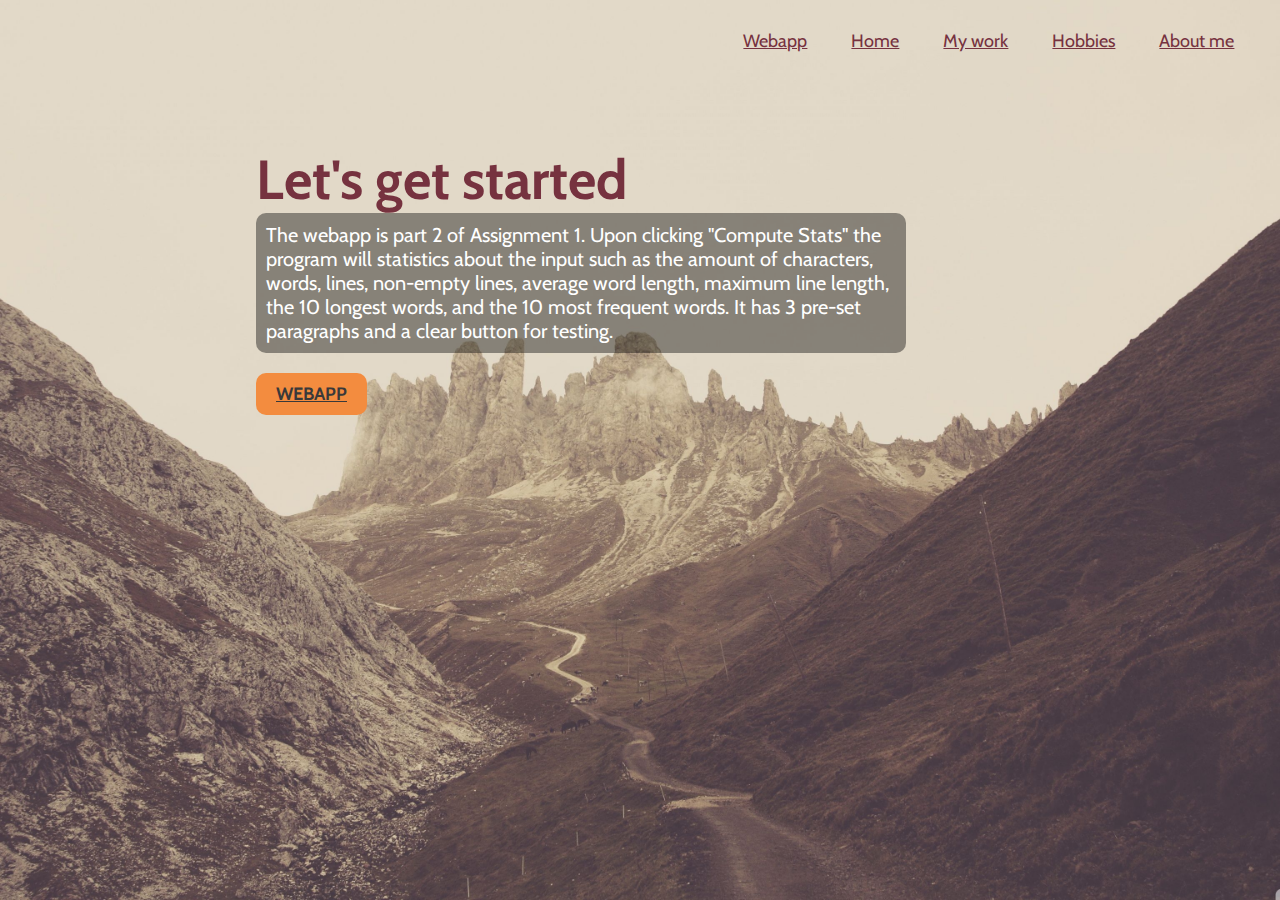
<file: index.html>
<!DOCTYPE html>
<html lang="en" class="landing-bg">
<head>
    <title>SENG513_A1</title>
    <meta charset="UTF-8">
    <meta http-equiv="X-UA-Compatible" content="IE=edge">
    <meta name="viewport" content="width=device-width, initial-scale=1.0">
    <link rel="stylesheet" href="css\syling.css">
    <link rel="preconnect" href="https://fonts.googleapis.com">
    <link rel="preconnect" href="https://fonts.gstatic.com" crossorigin>
    <link href="https://fonts.googleapis.com/css2?family=Cabin:ital,wght@1,400;1,700&family=Catamaran:wght@100&family=Comforter&family=Noto+Sans+SC:wght@100&family=Quicksand:wght@300;400;600&family=Syne+Tactile&family=Zen+Kurenaido&display=swap" rel="stylesheet">
    
</head>
<body>
    <header>
        <nav>
            <ul class="navbar_content">
                <li><a href="app.html">Webapp</a></li>
                <li><a href="index.html">Home</a></li>
                <li><a href="work.html">My work</a></li>
                <li><a href="hobbies.html">Hobbies</a></li>
                <li><a href="about.html">About me</a></li>

            </ul>
        </nav>
    </header>
    <main>
        <div class="content-home" >
            <h2>
                Let's get started
            </h2>
            <p class="index-p">
                The webapp is part 2 of Assignment 1. Upon clicking "Compute Stats" the program will statistics about the input such as the amount 
                of characters, words, lines, non-empty lines, average word length, maximum line length, the 10 longest words, and the 10 most frequent
                words. It has 3 pre-set paragraphs and a clear button for testing.

            </p>
            <a href="app.html" class="app_butt"> Webapp</a>            

        </div>

    </main>
</body>
</html>
</file>
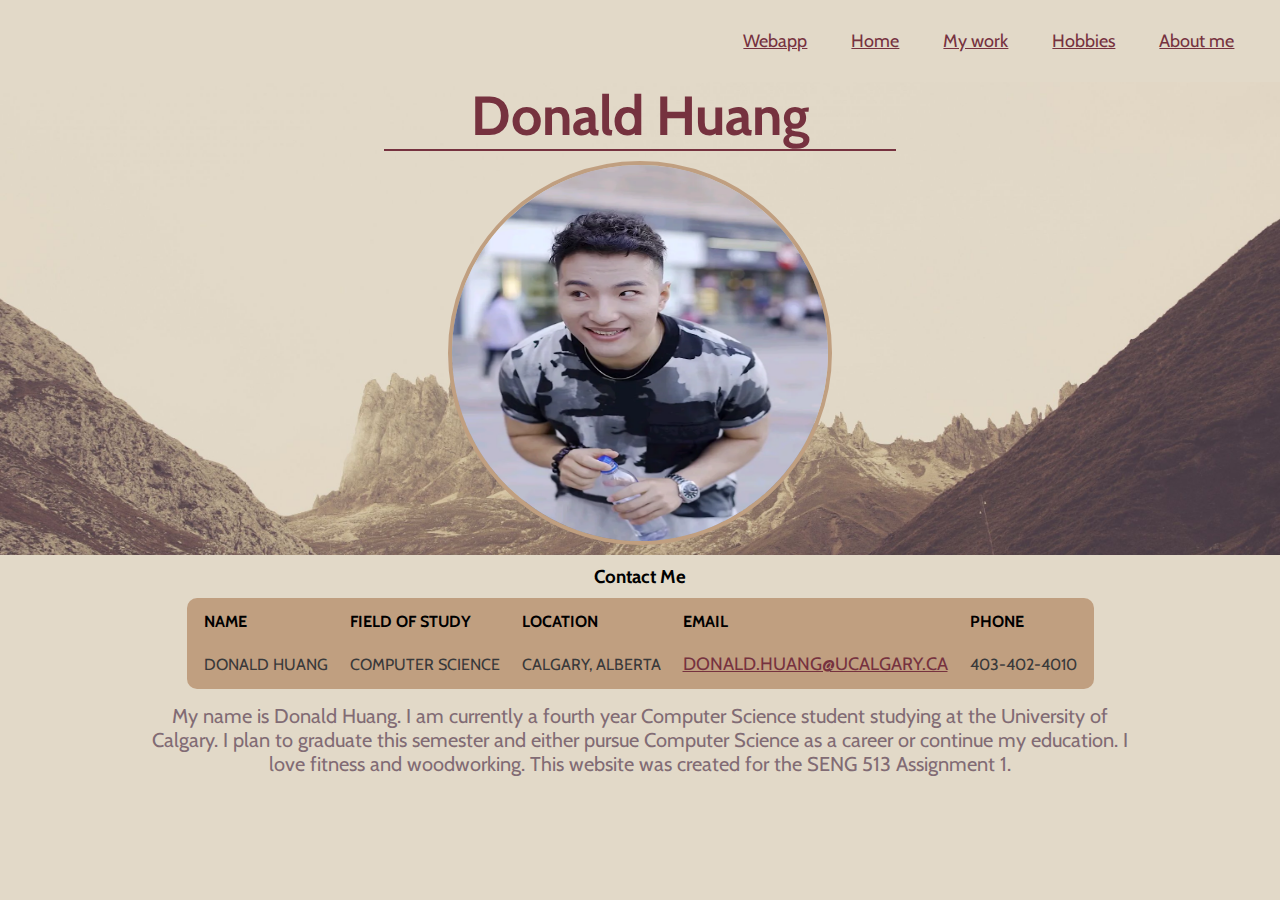
<file: about.html>
<!DOCTYPE html>
<html lang="en">
<head>
    <title>SENG513_A1</title>
    <meta charset="UTF-8">
    <meta http-equiv="X-UA-Compatible" content="IE=edge">
    <meta name="viewport" content="width=device-width, initial-scale=1.0">
    <link rel="stylesheet" href="css\syling.css">
    <link rel="preconnect" href="https://fonts.googleapis.com">
    <link rel="preconnect" href="https://fonts.gstatic.com" crossorigin>
    <link href="https://fonts.googleapis.com/css2?family=Cabin:ital,wght@1,400;1,700&family=Catamaran:wght@100&family=Comforter&family=Noto+Sans+SC:wght@100&family=Quicksand:wght@300;400;600&family=Syne+Tactile&family=Zen+Kurenaido&display=swap" rel="stylesheet">
    
</head>
<body>
    <header>
        <nav>
            <ul class="navbar_content">
                <li><a href="app.html">Webapp</a></li>
                <li><a href="index.html">Home</a></li>
                <li><a href="work.html">My work</a></li>
                <li><a href="hobbies.html">Hobbies</a></li>
                <li><a href="about.html">About me</a></li>
            </ul>
        </nav>
    </header>
    <main class="landing-bg">
        <div class="test">
            <h2 class = title-about>
                Donald Huang
            </h2>
            <img src="images\hs.png" class="headshot" />
        </div>
    </main>
    <h3 class="contact-contact">Contact Me </h3>
    <div class ="about-table">
        <span>
            <table class="inner-table">
                <thead>
                    <tr>
                        <th>Name</th>
                        <th>Field of Study</th>
                        <th>Location</th>
                        <th>Email</th>
                        <th>Phone</th>
                    </tr>
                </thead>
                <tbody>
                    <tr>
                        <td>Donald Huang</td>
                        <td>Computer Science</td>
                        <td>Calgary, Alberta</td>
                        <td><a href="mailto:donald.huang@ucalgary.ca"> donald.huang@ucalgary.ca</a></td>
                        <td>403-402-4010</td>
                    </tr>
                </tbody>

            </table>
        </span>
    </div>
    <div class="about-content">
        <p class="about-p">
            My name is Donald Huang. I am currently a fourth year Computer Science student studying at the University of Calgary. I plan to graduate this 
            semester and either pursue Computer Science as a career or continue my education. I love 
            fitness and woodworking. This website was created for the SENG 513 Assignment 1.
    
        </p>
    </div>


</body>
</html>
</file>
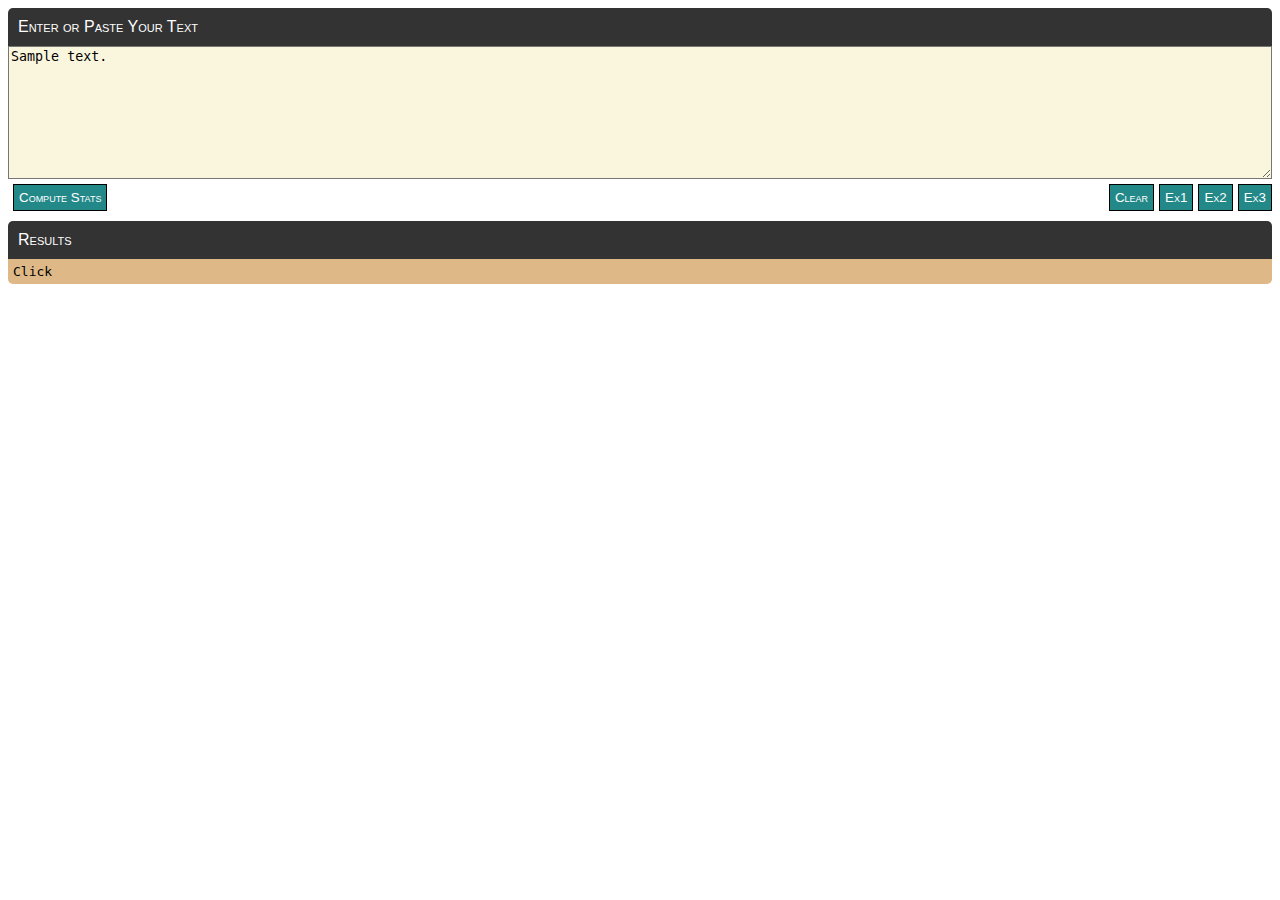
<file: app.html>
<!--                               

    Code credits: this code was written by Dr. Pavol Federl for the SENG 513 course at the UofC
    https://codepen.io/pfederl/pen/JEMKwB 

-->

<html>

    <head>
    <meta name="viewport" content="width=device-width, initial-scale=1">
    <link rel="stylesheet" href="css/style.css">

    <title>SENG513W17 Assignment 2</title>

</head>

<body>
    <div id="wrapper">
        <div id="form">
            <div class="header">Enter or Paste Your Text</div>
            <textarea id="txtarea">Sample text.</textarea>
            <div class="buttons">
                <button id="button-submit" title="Compute stats">Compute Stats</button>
                <div class="hspacer"></div>
                <button id="button-clear" title="Clear text">Clear</button>
                <button id="button-ex1" title="Lorem ipsum">Ex1</button>
                <button id="button-ex2" title="Basic example">Ex2</button>
                <button id="button-ex3" title="Nasty example">Ex3</button>
            </div>
            <div class="header">Results</div>
            <pre id="results">Your results will appear here.</pre>
        </div>

    </div>

    <script>
        (function () {

            let entityMap = {
                '&': '&amp;',
                '<': '&lt;',
                '>': '&gt;',
                '"': '&quot;',
                "'": '&#39;',
                '/': '&#x2F;',
                '`': '&#x60;',
                '=': '&#x3D;'
            };

            function escapeHtml(string) {
                return String(string).replace(/[&<>"'`=\/]/g, function (s) {
                    return entityMap[s];
                });
            }

            function onload() {
                let resultsDiv = document.getElementById('results');
                resultsDiv.innerHTML = "Click";
                let txtArea = document.getElementById('txtarea');

                document.getElementById("button-submit").onclick = function () {
                    res = getStats(txtArea.value);
                    res = JSON.stringify(res, null, 4);
                    res = escapeHtml(res);
                    resultsDiv.innerHTML = res;
                }

                document.getElementById("button-clear").onclick = function () {
                    txtArea.value = "";
                    txtArea.focus();
                    return false;
                }

                document.getElementById("button-ex1").onclick = function () {
                    txtArea.value = "Lorem ipsum dolor sit amet, consectetur adipiscing elit.\n" +
                        "Vivamus pharetra dolor mi. Etiam laoreet bibendum quam ut cursus.\n" +
                        "Pellentesque in efficitur purus, nec molestie sapien. Duis interdum\n" +
                        "orci quis turpis auctor molestie. Cum sociis natoque penatibus et magnis\n" +
                        "dis parturient montes, nascetur ridiculus mus. Nullam tristique vulputate\n" +
                        "cursus. Sed vulputate ex ac ex congue, sit amet iaculis massa pretium.\n";
                }

                document.getElementById("button-ex3").onclick = function () {
                    txtArea.value = "" +
                        "   This is a tough example, you have been warned.    \n" +
                        "           \t       \n" +
                        "The line above is empty!\n" +
                        "            Here are some palindromes: Anna, kayak and racecar. " +
                        "Here are 3 more palindromes: Madam+civiC+noon:-)\n\n" +
                        "    Numeric palindromes are also possible: 1234321 is one of them...\n" +
                        "        Make  sure you handle  spaces  properly         .   !!!\n" +
                        "\n" +
                        "        Do you like long words? Antidisestablishmentarianism is a pretty famous one.\n" +
                        "        So is this one: \"xxxxxxxxxxxxxxxxxxxxxxxxxxxx\" and it is also a palindrome." +
                        " It is as long as Antidisestablishmentarianism.\n" +
                        "\n        Yup, that's a word using our definition.\n" +
                        "\n" +
                        "    I am inserting some palindromes\n" +
                        "\n" +
                        "wow, this is a nasty example, isn't it?\n" +
                        "Let's add one last line, this one does not have \\n";

                }

                document.getElementById("button-ex2").onclick = function () {
                    txtArea.value = "word1 word22 word333 word4444 word55555 word4444 word333 word22 word1";
                }


            }

            window.onload = onload();

        })();
    </script>
    <script src="javascript/logic.js"></script>

</body>

</html>
</file>
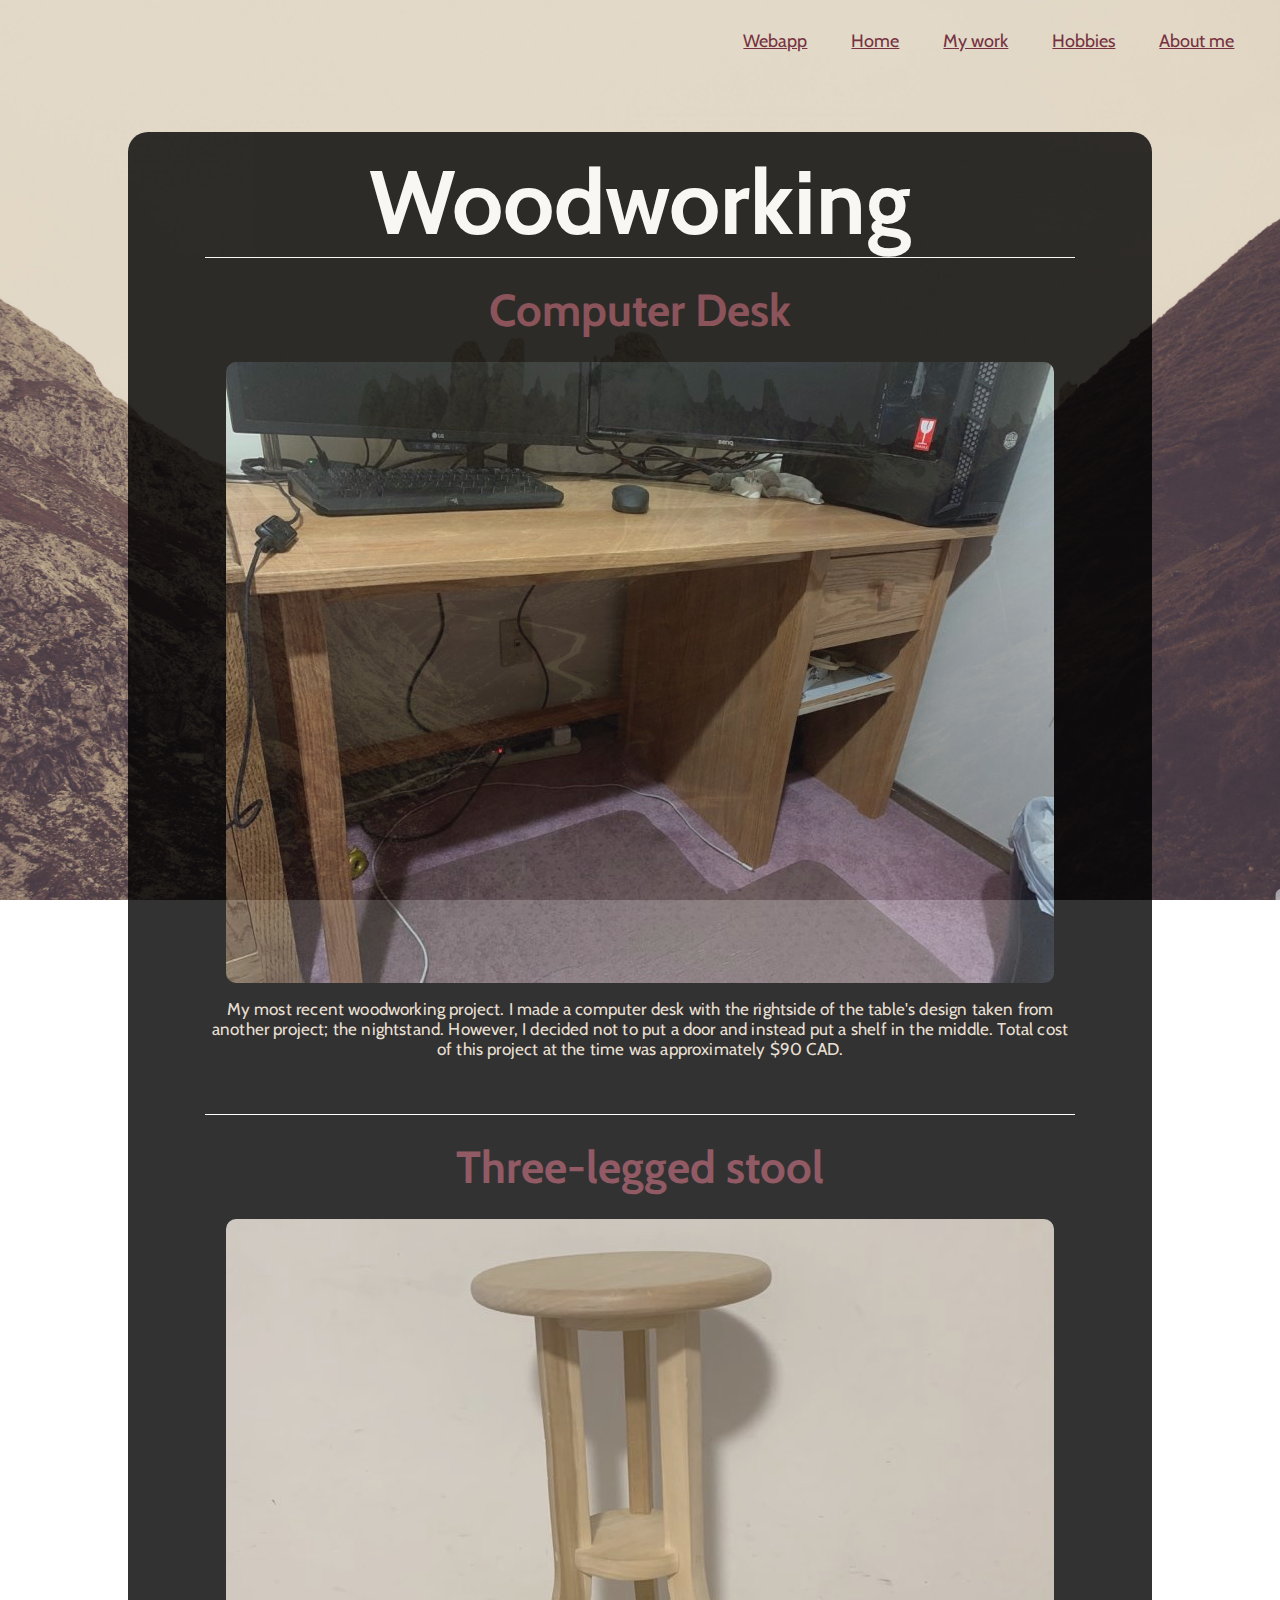
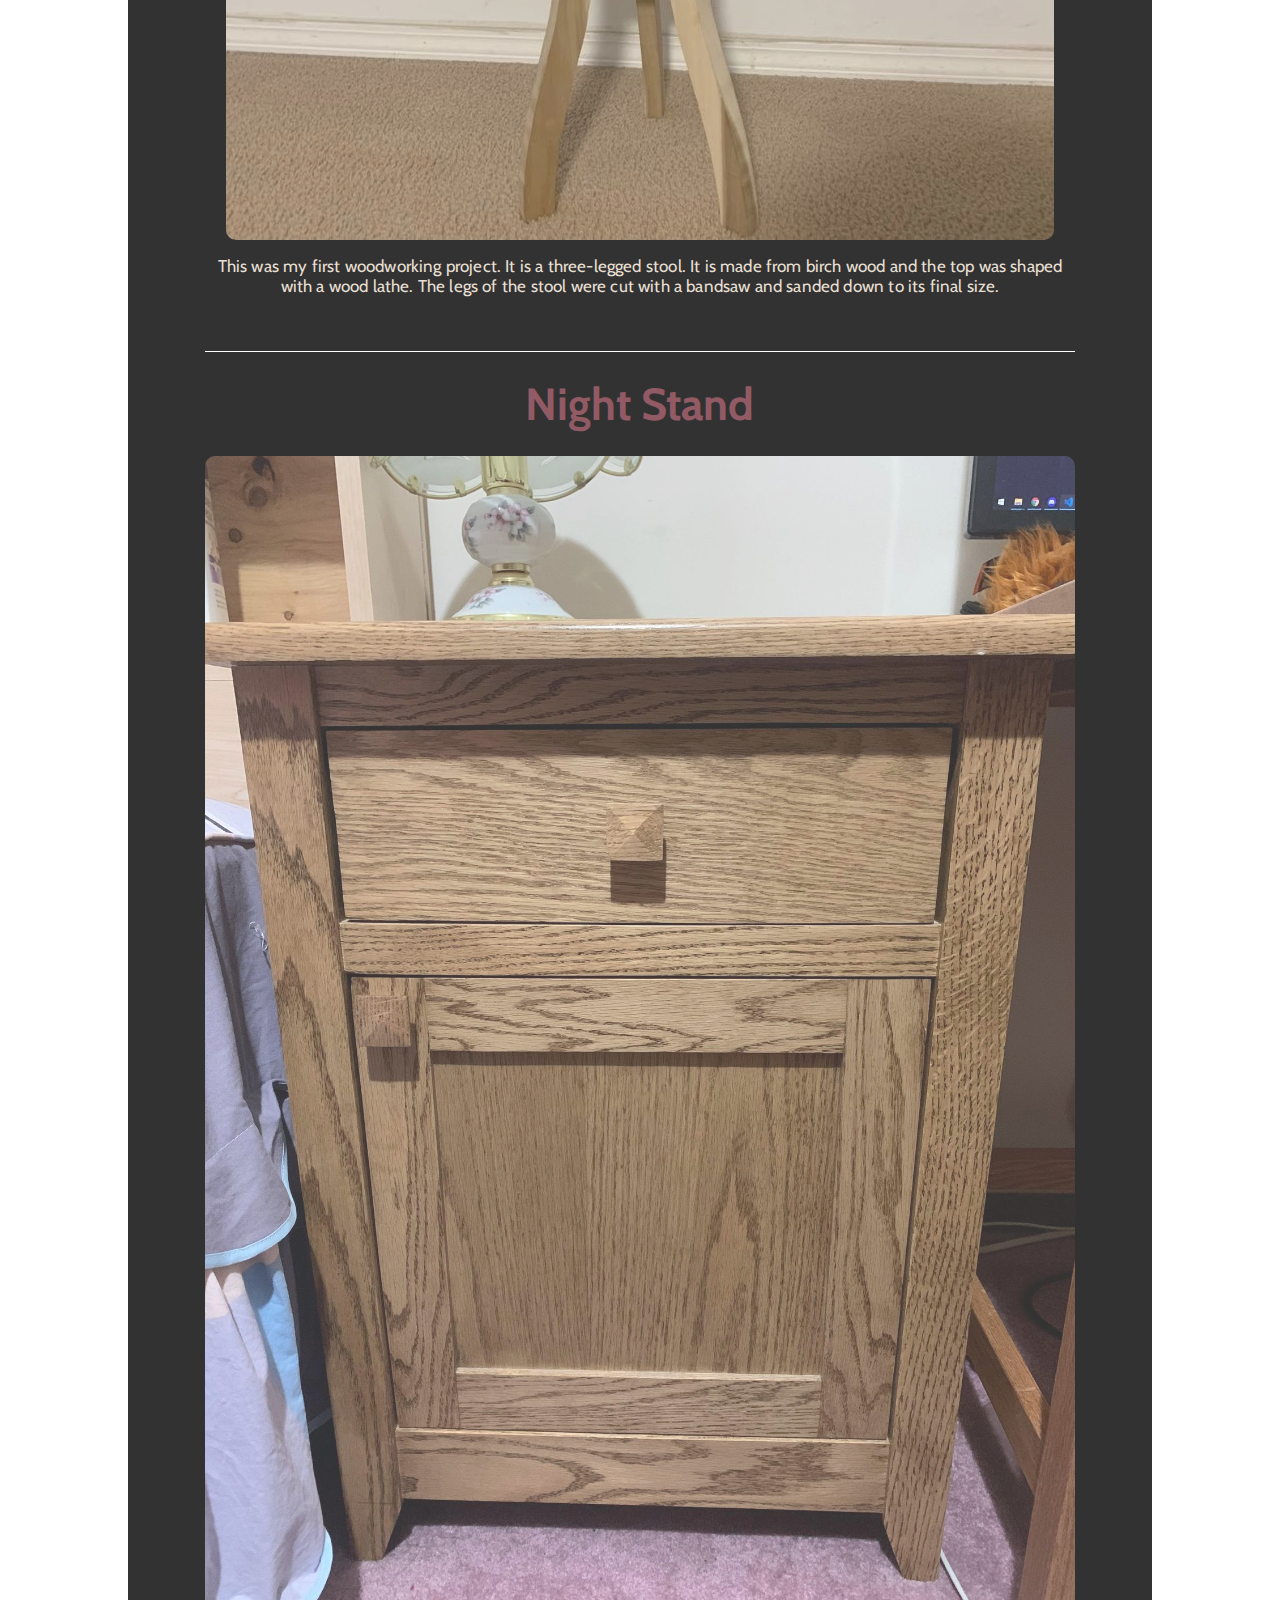
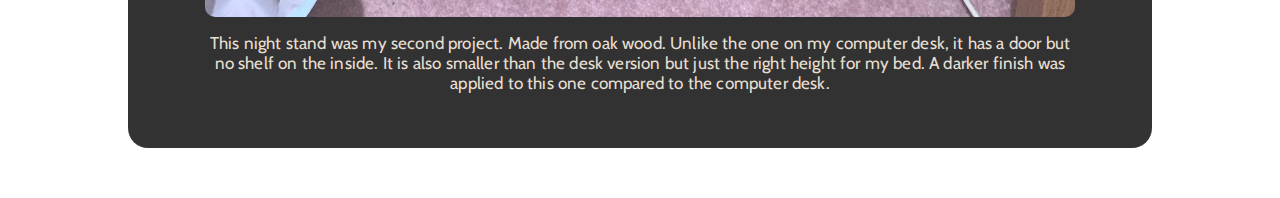
<file: hobbies.html>
<!DOCTYPE html>
<html lang="en" class="landing-bg">
<head>
    <title>SENG513_A1</title>
    <meta charset="UTF-8">
    <meta http-equiv="X-UA-Compatible" content="IE=edge">
    <meta name="viewport" content="width=device-width, initial-scale=1.0">
    <link rel="stylesheet" href="css\syling.css">
    <link rel="preconnect" href="https://fonts.googleapis.com">
    <link rel="preconnect" href="https://fonts.gstatic.com" crossorigin>
    <link href="https://fonts.googleapis.com/css2?family=Cabin:ital,wght@1,400;1,700&family=Catamaran:wght@100&family=Comforter&family=Noto+Sans+SC:wght@100&family=Quicksand:wght@300;400;600&family=Syne+Tactile&family=Zen+Kurenaido&display=swap" rel="stylesheet">
    
</head>
<body>
    <header>
        <nav>
            <ul class="navbar_content">
                <li><a href="app.html">Webapp</a></li>
                <li><a href="index.html">Home</a></li>
                <li><a href="work.html">My work</a></li>
                <li><a href="hobbies.html">Hobbies</a></li>
                <li><a href="about.html">About me</a></li>

            </ul>
        </nav>
    </header>
    <section class="container-hobby">
        <div class="card-hobby">

            <section id="hobbysec">
                <h1 class="hobby-title">Woodworking</h1>
                <div class="hobbyseccontainer">
                  <div class="wood-container">
                    <h2>Computer Desk</h2>
                    <img src="\images\table.jpg" alt="" class="projectimage">
                    <p>
                      My most recent woodworking project. I made a computer desk with the rightside of the table's design taken from another project; the nightstand. 
                      However, I decided not to put a door and instead put a shelf in the middle. Total cost of this project at the time was approximately $90 CAD.
                    </p>
                  </div>
                  <div class="wood-container">
                    <h2>Three-legged stool</h2>
                    <img src="\images\stool.jpg" alt="" class="projectimage">
                    <p>
                      This was my first woodworking project. It is a three-legged stool. It is made from birch wood and the top was shaped with a wood lathe.
                      The legs of the stool were cut with a bandsaw and sanded down to its final size.
                    </p>
                  </div>
                  <div class="wood-container">
                    <h2>Night Stand</h2>
                    <img src="\images\nightstand.jpg" alt="" class="projectimage">
                    <p>
                      This night stand was my second project. Made from oak wood. Unlike the one on my computer desk, it has a door but no shelf on the inside. It is also smaller
                      than the desk version but just the right height for my bed. A darker finish was applied to this one compared to the computer desk.
                    </p>
                  </div>

                </div>
              </section>

        </div>

</body>
</html>
</file>
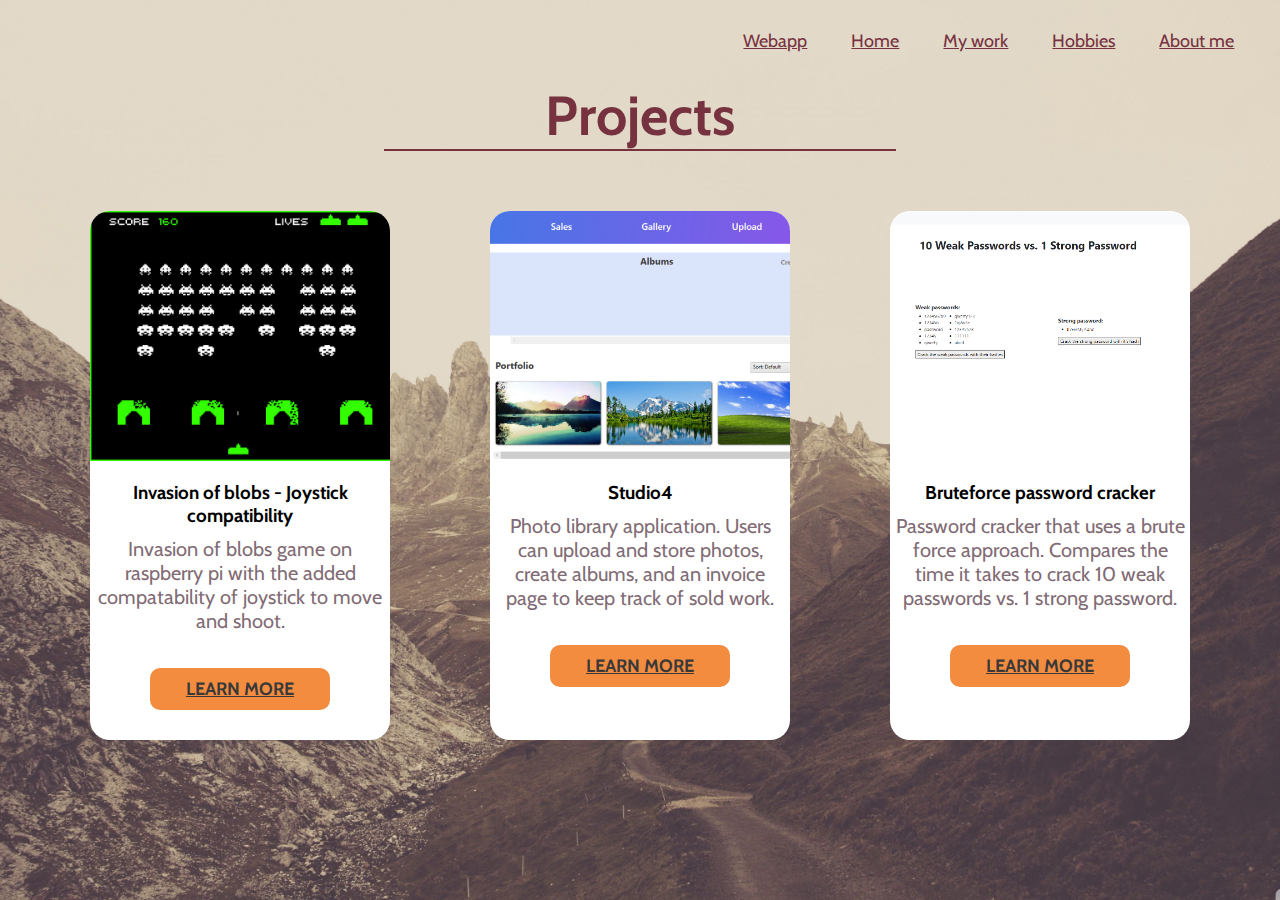
<file: work.html>
<!DOCTYPE html>
<html lang="en" class="landing-bg">
<head>
    <title>SENG513_A1</title>
    <meta charset="UTF-8">
    <meta http-equiv="X-UA-Compatible" content="IE=edge">
    <meta name="viewport" content="width=device-width, initial-scale=1.0">
    <link rel="stylesheet" href="css\syling.css">
    <link rel="preconnect" href="https://fonts.googleapis.com">
    <link rel="preconnect" href="https://fonts.gstatic.com" crossorigin>
    <link href="https://fonts.googleapis.com/css2?family=Cabin:ital,wght@1,400;1,700&family=Catamaran:wght@100&family=Comforter&family=Noto+Sans+SC:wght@100&family=Quicksand:wght@300;400;600&family=Syne+Tactile&family=Zen+Kurenaido&display=swap" rel="stylesheet">
    
</head>
<body>
    <header>
        <nav>
            <ul class="navbar_content">
                <li><a href="app.html">Webapp</a></li>
                <li><a href="index.html">Home</a></li>
                <li><a href="work.html">My work</a></li>
                <li><a href="hobbies.html">Hobbies</a></li>
                <li><a href="about.html">About me</a></li>

            </ul>
        </nav>
    </header>

    <main>
        <div>
            <h2 class="title-about"> Projects </h2>
        </div>
        <section class="display">
            <div class="proj_container">
                <div class="proj_container-image pic1">
                    
                </div>
                <h3>
                    Invasion of blobs - Joystick compatibility
                </h3>
                <p>
                    Invasion of blobs game on raspberry pi with the added compatability of joystick to move and shoot.
                </p>
                <a class="app_butt" href="https://github.com/donaldoh/invasion-of-blobs-joystick"> Learn more</a>

            </div>

            <div class="proj_container">
                <div class="proj_container-image pic2">

                </div>
                <h3>
                    Studio4
                </h3>
                <p>
                    Photo library application. Users can upload and store photos, create albums, and an invoice page to keep track of sold work.
                </p>
                <a class="app_butt" href="https://github.com/donaldoh/photo-library-app"> Learn more</a>

            </div>

            <div class="proj_container">
                <div class="proj_container-image pic3">

                </div>
                <h3>
                    Bruteforce password cracker
                </h3>
                <p>
                    Password cracker that uses a brute force approach. Compares the time it takes to crack 10 weak passwords vs. 1 strong password.
                </p>
                <a class="app_butt" href="https://github.com/donaldoh/bruteforce-password-cracker"> Learn more</a>

            </div>
        </section>

    </main>
</body>
</html>
</file>
<file: css/style.css>
/*   
Code credits: this code was written by Dr. Pavol Federl for the SENG 513 course at the UofC
https://codepen.io/pfederl/pen/JEMKwB 
*/

body {
    font-family: arial, serif;
}

.header {
    background: #333;
    color: white;
    font-size: 12pt;
    padding: 10px;
    
    border-top-left-radius: 5px;
    border-top-right-radius: 5px;
    font-variant: small-caps;
}

button {
    background: #238888;
    padding: 5px;
    border: 1px solid black;
    color: white;
    margin-top: 5px;
    margin-bottom: 10px;
    font-variant: small-caps;
    cursor: pointer;
    align-self: flex-end;
    margin-left: 5px;
}

button:hover {
    background-color: #9b2f36;
    color: yellow;
}

#button-submit {
    align-self: flex-start;
}

.buttons {
    align-self: stretch;
    display: flex;
    flex-flow: row wrap;
}

.hspacer {
    flex: 1;
}

#txtarea {
    width: 100%;
    max-width: 100%;
    min-width: 100%;
    min-height: 10em;
    background-color: #faf6de;
}

#form {
    display: flex;
    flex-flow: column nowrap;
    align-items: stretch;
}

#results {
    background: burlywood;
    padding: 5px;
    margin: 0px;
    border-bottom-left-radius: 5px;
    border-bottom-right-radius: 5px;
}
</file>
